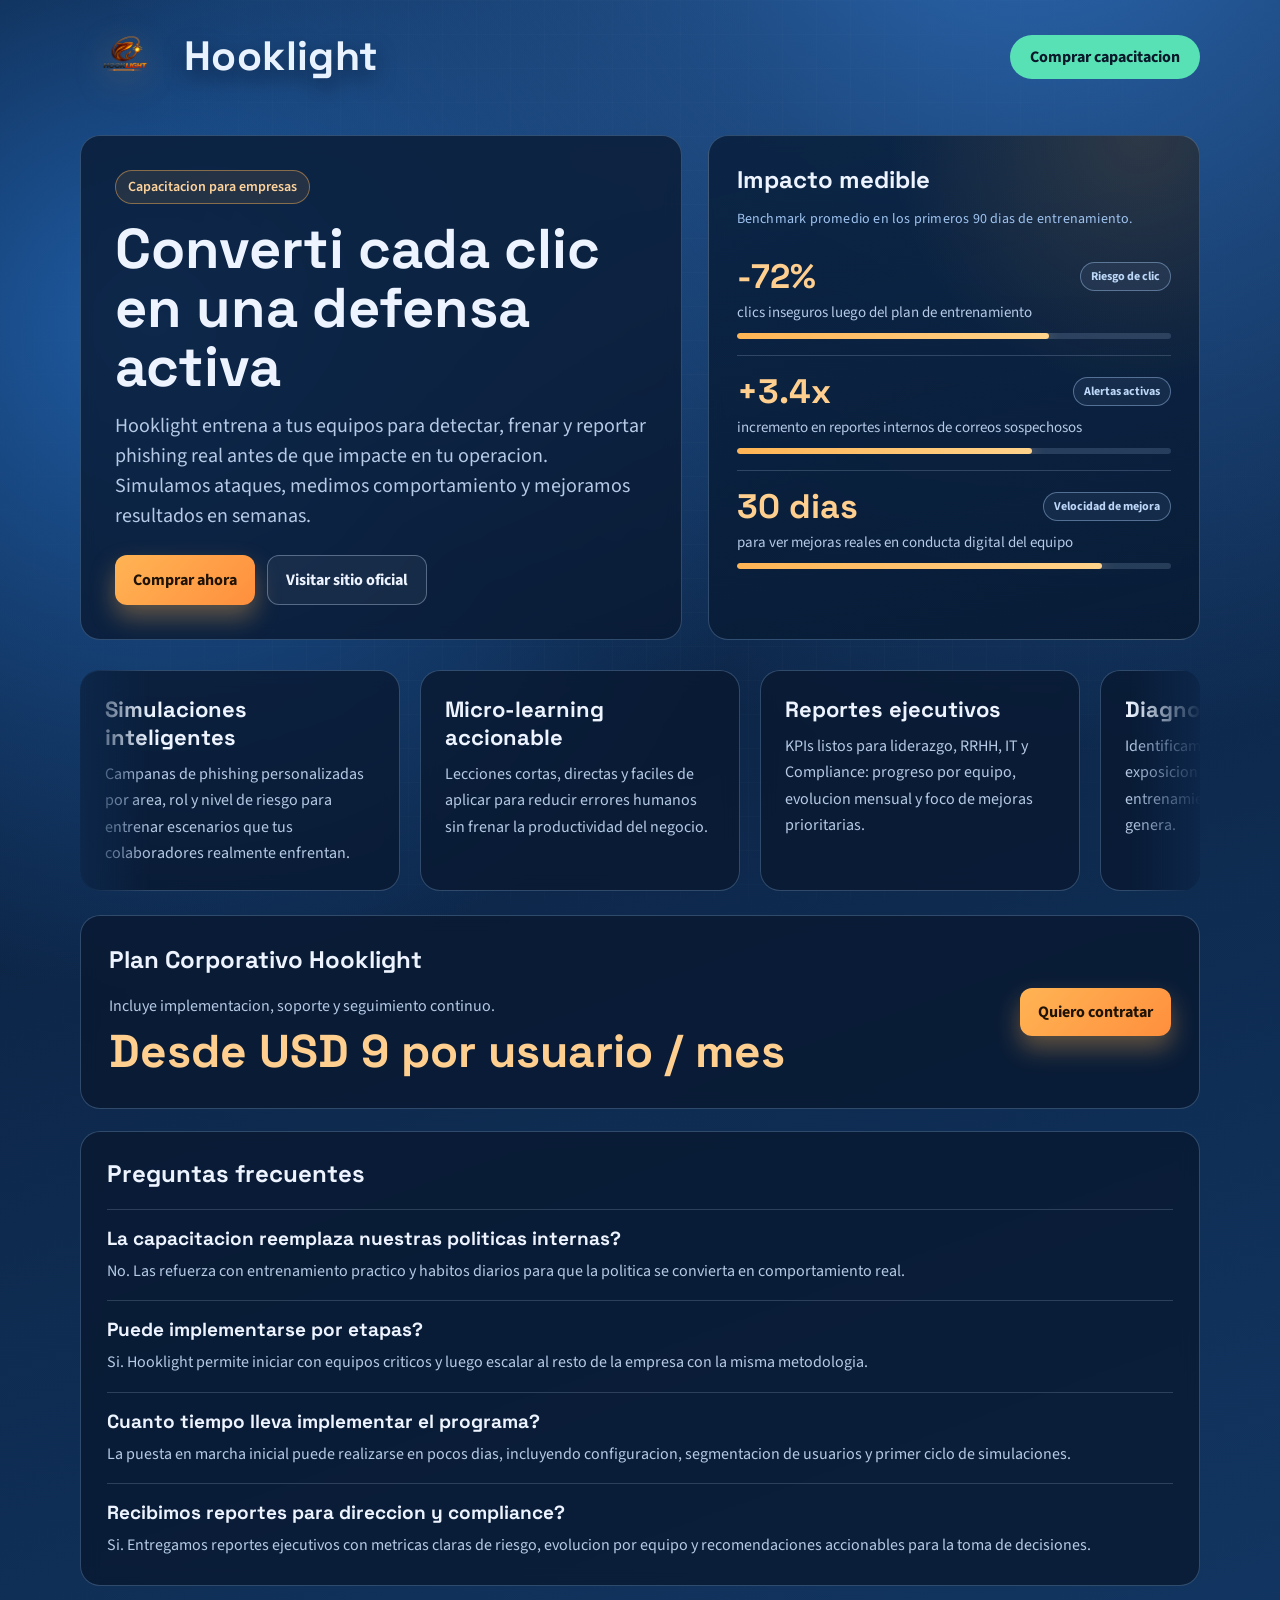
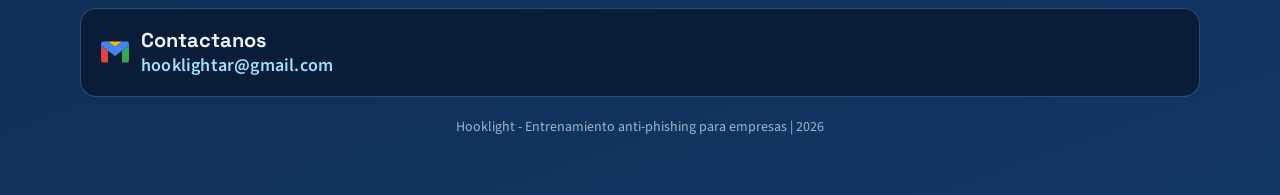
<file: project/web/index.html>
<!DOCTYPE html>
<html lang="es">
<head>
  <meta charset="UTF-8">
  <meta name="viewport" content="width=device-width, initial-scale=1.0">
  <title>Hooklight | Capacitacion en Ciberseguridad para Empresas</title>
  <link rel="preconnect" href="https://fonts.googleapis.com">
  <link rel="preconnect" href="https://fonts.gstatic.com" crossorigin>
  <link href="https://fonts.googleapis.com/css2?family=Space+Grotesk:wght@400;500;700&family=Source+Sans+3:wght@400;600;700&display=swap" rel="stylesheet">
  <link rel="stylesheet" href="./hooklight-website.css">
</head>
<body>
  <div class="mesh" aria-hidden="true"></div>
  <div class="wrap">
    <nav>
      <div class="brand">
        <img class="brand-logo" src="./hooklogo.png" alt="Logo de Hooklight">
        <span class="brand-name">Hooklight</span>
      </div>
      <a class="nav-cta no-nav" href="#">Comprar capacitacion</a>
    </nav>

    <section class="hero">
      <article class="hero-main panel-glow">
        <div class="pill">Capacitacion para empresas</div>
        <h1>Converti cada clic en una defensa activa</h1>
        <p class="lead">
          Hooklight entrena a tus equipos para detectar, frenar y reportar phishing real antes de que impacte en tu operacion.
          Simulamos ataques, medimos comportamiento y mejoramos resultados en semanas.
        </p>
        <div class="hero-buttons">
          <a class="btn btn-primary no-nav" href="#">Comprar ahora</a>
          <a class="btn btn-secondary no-nav" href="#">Visitar sitio oficial</a>
        </div>
      </article>

      <aside class="hero-panel panel-glow">
        <h2>Impacto medible</h2>
        <p class="impact-sub">Benchmark promedio en los primeros 90 dias de entrenamiento.</p>
        <div class="metric">
          <div class="metric-top">
            <span class="value countup" data-target="72" data-prefix="-" data-suffix="%">-72%</span>
            <span class="metric-chip">Riesgo de clic</span>
          </div>
          <span class="label">clics inseguros luego del plan de entrenamiento</span>
          <div class="metric-bar"><span style="--fill: 72%;"></span></div>
        </div>
        <div class="metric">
          <div class="metric-top">
            <span class="value countup" data-target="3.4" data-prefix="+" data-suffix="x" data-decimals="1">+3.4x</span>
            <span class="metric-chip">Alertas activas</span>
          </div>
          <span class="label">incremento en reportes internos de correos sospechosos</span>
          <div class="metric-bar"><span style="--fill: 68%;"></span></div>
        </div>
        <div class="metric">
          <div class="metric-top">
            <span class="value countup" data-target="30" data-suffix=" dias">30 dias</span>
            <span class="metric-chip">Velocidad de mejora</span>
          </div>
          <span class="label">para ver mejoras reales en conducta digital del equipo</span>
          <div class="metric-bar"><span style="--fill: 84%;"></span></div>
        </div>
      </aside>
    </section>

    <section class="sections-carousel" aria-label="Beneficios del programa Hooklight">
      <div class="sections-track">
        <article class="section panel-glow">
          <h3>Simulaciones inteligentes</h3>
          <p>Campanas de phishing personalizadas por area, rol y nivel de riesgo para entrenar escenarios que tus colaboradores realmente enfrentan.</p>
        </article>
        <article class="section panel-glow">
          <h3>Micro-learning accionable</h3>
          <p>Lecciones cortas, directas y faciles de aplicar para reducir errores humanos sin frenar la productividad del negocio.</p>
        </article>
        <article class="section panel-glow">
          <h3>Reportes ejecutivos</h3>
          <p>KPIs listos para liderazgo, RRHH, IT y Compliance: progreso por equipo, evolucion mensual y foco de mejoras prioritarias.</p>
        </article>
        <article class="section panel-glow">
          <h3>Diagnostico por area</h3>
          <p>Identificamos los equipos con mayor exposicion para priorizar entrenamiento donde mas impacto genera.</p>
        </article>
        <article class="section panel-glow">
          <h3>Acompanamiento continuo</h3>
          <p>Un plan de mejora mensual con recomendaciones concretas para sostener resultados en el tiempo.</p>
        </article>
        <article class="section panel-glow section-clone" aria-hidden="true">
          <h3>Simulaciones inteligentes</h3>
          <p>Campanas de phishing personalizadas por area, rol y nivel de riesgo para entrenar escenarios que tus colaboradores realmente enfrentan.</p>
        </article>
        <article class="section panel-glow section-clone" aria-hidden="true">
          <h3>Micro-learning accionable</h3>
          <p>Lecciones cortas, directas y faciles de aplicar para reducir errores humanos sin frenar la productividad del negocio.</p>
        </article>
        <article class="section panel-glow section-clone" aria-hidden="true">
          <h3>Reportes ejecutivos</h3>
          <p>KPIs listos para liderazgo, RRHH, IT y Compliance: progreso por equipo, evolucion mensual y foco de mejoras prioritarias.</p>
        </article>
        <article class="section panel-glow section-clone" aria-hidden="true">
          <h3>Diagnostico por area</h3>
          <p>Identificamos los equipos con mayor exposicion para priorizar entrenamiento donde mas impacto genera.</p>
        </article>
        <article class="section panel-glow section-clone" aria-hidden="true">
          <h3>Acompanamiento continuo</h3>
          <p>Un plan de mejora mensual con recomendaciones concretas para sostener resultados en el tiempo.</p>
        </article>
      </div>
    </section>

    <section class="price panel-glow">
      <div>
        <h2>Plan Corporativo Hooklight</h2>
        <p style="margin:0; color:var(--text-soft);">Incluye implementacion, soporte y seguimiento continuo.</p>
        <strong>Desde USD 9 por usuario / mes</strong>
      </div>
      <a class="btn btn-primary no-nav" href="#">Quiero contratar</a>
    </section>

    <section class="faq panel-glow">
      <h2>Preguntas frecuentes</h2>
      <div class="faq-item">
        <h4>La capacitacion reemplaza nuestras politicas internas?</h4>
        <p>No. Las refuerza con entrenamiento practico y habitos diarios para que la politica se convierta en comportamiento real.</p>
      </div>
      <div class="faq-item">
        <h4>Puede implementarse por etapas?</h4>
        <p>Si. Hooklight permite iniciar con equipos criticos y luego escalar al resto de la empresa con la misma metodologia.</p>
      </div>
      <div class="faq-item">
        <h4>Cuanto tiempo lleva implementar el programa?</h4>
        <p>La puesta en marcha inicial puede realizarse en pocos dias, incluyendo configuracion, segmentacion de usuarios y primer ciclo de simulaciones.</p>
      </div>
      <div class="faq-item">
        <h4>Recibimos reportes para direccion y compliance?</h4>
        <p>Si. Entregamos reportes ejecutivos con metricas claras de riesgo, evolucion por equipo y recomendaciones accionables para la toma de decisiones.</p>
      </div>
    </section>

    <section class="contact-box panel-glow" aria-label="Contacto Hooklight">
      <svg class="gmail-icon" viewBox="0 0 48 36" aria-hidden="true">
        <path fill="#EA4335" d="M4 36h8V16L0 7v25c0 2.2 1.8 4 4 4z"/>
        <path fill="#34A853" d="M36 36h8c2.2 0 4-1.8 4-4V7L36 16v20z"/>
        <path fill="#FBBC04" d="M36 0H12L24 9z"/>
        <path fill="#4285F4" d="M0 7l24 18L48 7V4c0-2.2-1.8-4-4-4h-8L24 9 12 0H4C1.8 0 0 1.8 0 4z"/>
      </svg>
      <div>
        <p class="contact-label">Contactanos</p>
        <a class="contact-mail" href="https://mail.google.com/mail/?view=cm&fs=1&to=hooklightar@gmail.com" target="_blank" rel="noopener noreferrer">hooklightar@gmail.com</a>
      </div>
    </section>

    <footer>Hooklight - Entrenamiento anti-phishing para empresas | 2026</footer>
  </div>
  <script src="./hooklight-website.js"></script>
</body>
</html>
</file>
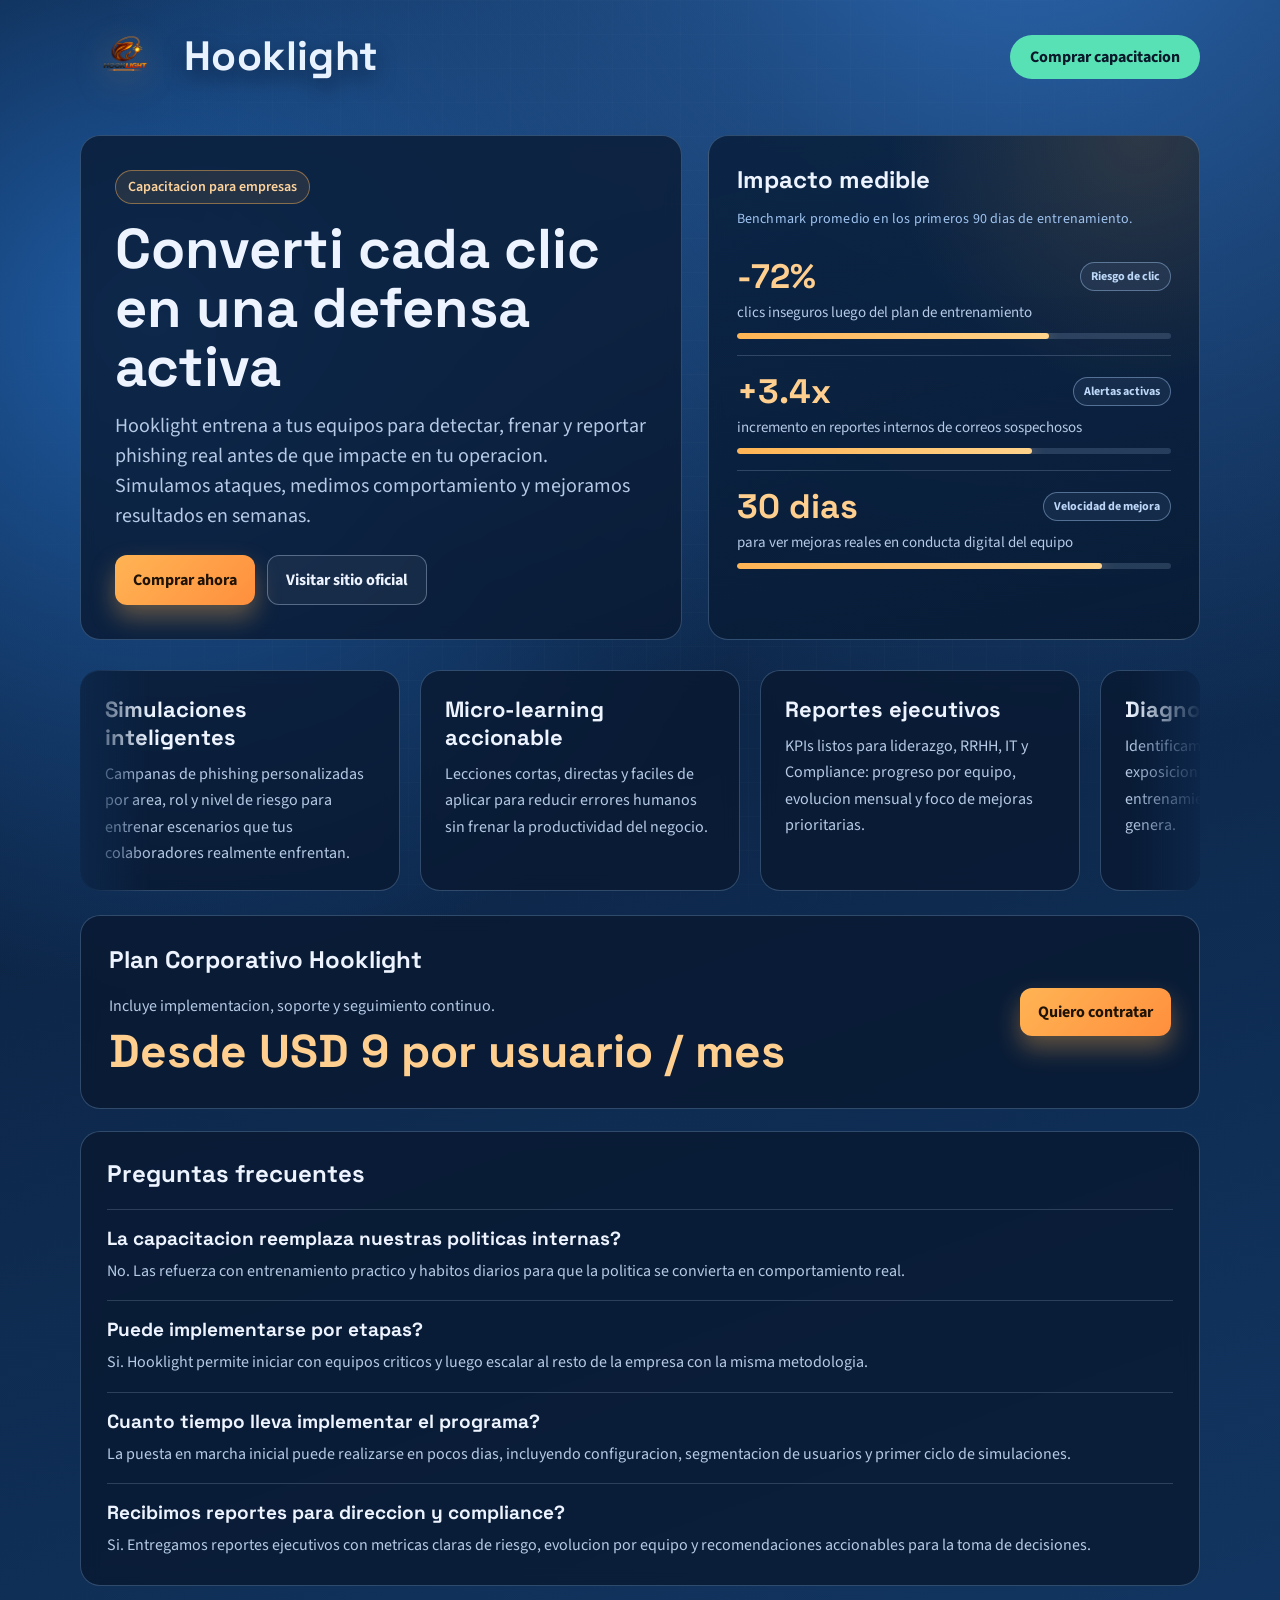
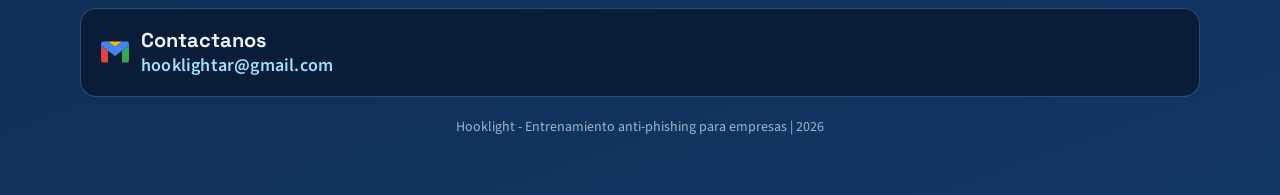
<file: project/web/hooklight-website.html>
<!DOCTYPE html>
<html lang="es">
<head>
  <meta charset="UTF-8">
  <meta name="viewport" content="width=device-width, initial-scale=1.0">
  <title>Hooklight | Capacitacion en Ciberseguridad para Empresas</title>
  <link rel="preconnect" href="https://fonts.googleapis.com">
  <link rel="preconnect" href="https://fonts.gstatic.com" crossorigin>
  <link href="https://fonts.googleapis.com/css2?family=Space+Grotesk:wght@400;500;700&family=Source+Sans+3:wght@400;600;700&display=swap" rel="stylesheet">
  <link rel="stylesheet" href="./hooklight-website.css">
</head>
<body>
  <div class="mesh" aria-hidden="true"></div>
  <div class="wrap">
    <nav>
      <div class="brand">
        <img class="brand-logo" src="../../assets/img/hooklogo.png" alt="Logo de Hooklight">
        <span class="brand-name">Hooklight</span>
      </div>
      <a class="nav-cta no-nav" href="#">Comprar capacitacion</a>
    </nav>

    <section class="hero">
      <article class="hero-main panel-glow">
        <div class="pill">Capacitacion para empresas</div>
        <h1>Converti cada clic en una defensa activa</h1>
        <p class="lead">
          Hooklight entrena a tus equipos para detectar, frenar y reportar phishing real antes de que impacte en tu operacion.
          Simulamos ataques, medimos comportamiento y mejoramos resultados en semanas.
        </p>
        <div class="hero-buttons">
          <a class="btn btn-primary no-nav" href="#">Comprar ahora</a>
          <a class="btn btn-secondary no-nav" href="#">Visitar sitio oficial</a>
        </div>
      </article>

      <aside class="hero-panel panel-glow">
        <h2>Impacto medible</h2>
        <p class="impact-sub">Benchmark promedio en los primeros 90 dias de entrenamiento.</p>
        <div class="metric">
          <div class="metric-top">
            <span class="value countup" data-target="72" data-prefix="-" data-suffix="%">-72%</span>
            <span class="metric-chip">Riesgo de clic</span>
          </div>
          <span class="label">clics inseguros luego del plan de entrenamiento</span>
          <div class="metric-bar"><span style="--fill: 72%;"></span></div>
        </div>
        <div class="metric">
          <div class="metric-top">
            <span class="value countup" data-target="3.4" data-prefix="+" data-suffix="x" data-decimals="1">+3.4x</span>
            <span class="metric-chip">Alertas activas</span>
          </div>
          <span class="label">incremento en reportes internos de correos sospechosos</span>
          <div class="metric-bar"><span style="--fill: 68%;"></span></div>
        </div>
        <div class="metric">
          <div class="metric-top">
            <span class="value countup" data-target="30" data-suffix=" dias">30 dias</span>
            <span class="metric-chip">Velocidad de mejora</span>
          </div>
          <span class="label">para ver mejoras reales en conducta digital del equipo</span>
          <div class="metric-bar"><span style="--fill: 84%;"></span></div>
        </div>
      </aside>
    </section>

    <section class="sections-carousel" aria-label="Beneficios del programa Hooklight">
      <div class="sections-track">
        <article class="section panel-glow">
          <h3>Simulaciones inteligentes</h3>
          <p>Campanas de phishing personalizadas por area, rol y nivel de riesgo para entrenar escenarios que tus colaboradores realmente enfrentan.</p>
        </article>
        <article class="section panel-glow">
          <h3>Micro-learning accionable</h3>
          <p>Lecciones cortas, directas y faciles de aplicar para reducir errores humanos sin frenar la productividad del negocio.</p>
        </article>
        <article class="section panel-glow">
          <h3>Reportes ejecutivos</h3>
          <p>KPIs listos para liderazgo, RRHH, IT y Compliance: progreso por equipo, evolucion mensual y foco de mejoras prioritarias.</p>
        </article>
        <article class="section panel-glow">
          <h3>Diagnostico por area</h3>
          <p>Identificamos los equipos con mayor exposicion para priorizar entrenamiento donde mas impacto genera.</p>
        </article>
        <article class="section panel-glow">
          <h3>Acompanamiento continuo</h3>
          <p>Un plan de mejora mensual con recomendaciones concretas para sostener resultados en el tiempo.</p>
        </article>
        <article class="section panel-glow section-clone" aria-hidden="true">
          <h3>Simulaciones inteligentes</h3>
          <p>Campanas de phishing personalizadas por area, rol y nivel de riesgo para entrenar escenarios que tus colaboradores realmente enfrentan.</p>
        </article>
        <article class="section panel-glow section-clone" aria-hidden="true">
          <h3>Micro-learning accionable</h3>
          <p>Lecciones cortas, directas y faciles de aplicar para reducir errores humanos sin frenar la productividad del negocio.</p>
        </article>
        <article class="section panel-glow section-clone" aria-hidden="true">
          <h3>Reportes ejecutivos</h3>
          <p>KPIs listos para liderazgo, RRHH, IT y Compliance: progreso por equipo, evolucion mensual y foco de mejoras prioritarias.</p>
        </article>
        <article class="section panel-glow section-clone" aria-hidden="true">
          <h3>Diagnostico por area</h3>
          <p>Identificamos los equipos con mayor exposicion para priorizar entrenamiento donde mas impacto genera.</p>
        </article>
        <article class="section panel-glow section-clone" aria-hidden="true">
          <h3>Acompanamiento continuo</h3>
          <p>Un plan de mejora mensual con recomendaciones concretas para sostener resultados en el tiempo.</p>
        </article>
      </div>
    </section>

    <section class="price panel-glow">
      <div>
        <h2>Plan Corporativo Hooklight</h2>
        <p style="margin:0; color:var(--text-soft);">Incluye implementacion, soporte y seguimiento continuo.</p>
        <strong>Desde USD 9 por usuario / mes</strong>
      </div>
      <a class="btn btn-primary no-nav" href="#">Quiero contratar</a>
    </section>

    <section class="faq panel-glow">
      <h2>Preguntas frecuentes</h2>
      <div class="faq-item">
        <h4>La capacitacion reemplaza nuestras politicas internas?</h4>
        <p>No. Las refuerza con entrenamiento practico y habitos diarios para que la politica se convierta en comportamiento real.</p>
      </div>
      <div class="faq-item">
        <h4>Puede implementarse por etapas?</h4>
        <p>Si. Hooklight permite iniciar con equipos criticos y luego escalar al resto de la empresa con la misma metodologia.</p>
      </div>
      <div class="faq-item">
        <h4>Cuanto tiempo lleva implementar el programa?</h4>
        <p>La puesta en marcha inicial puede realizarse en pocos dias, incluyendo configuracion, segmentacion de usuarios y primer ciclo de simulaciones.</p>
      </div>
      <div class="faq-item">
        <h4>Recibimos reportes para direccion y compliance?</h4>
        <p>Si. Entregamos reportes ejecutivos con metricas claras de riesgo, evolucion por equipo y recomendaciones accionables para la toma de decisiones.</p>
      </div>
    </section>

    <section class="contact-box panel-glow" aria-label="Contacto Hooklight">
      <svg class="gmail-icon" viewBox="0 0 48 36" aria-hidden="true">
        <path fill="#EA4335" d="M4 36h8V16L0 7v25c0 2.2 1.8 4 4 4z"/>
        <path fill="#34A853" d="M36 36h8c2.2 0 4-1.8 4-4V7L36 16v20z"/>
        <path fill="#FBBC04" d="M36 0H12L24 9z"/>
        <path fill="#4285F4" d="M0 7l24 18L48 7V4c0-2.2-1.8-4-4-4h-8L24 9 12 0H4C1.8 0 0 1.8 0 4z"/>
      </svg>
      <div>
        <p class="contact-label">Contactanos</p>
        <a class="contact-mail" href="https://mail.google.com/mail/?view=cm&fs=1&to=hooklightar@gmail.com" target="_blank" rel="noopener noreferrer">hooklightar@gmail.com</a>
      </div>
    </section>

    <footer>Hooklight - Entrenamiento anti-phishing para empresas | 2026</footer>
  </div>
  <script src="./hooklight-website.js"></script>
</body>
</html>
</file>
<file: project/web/hooklight-website.css>
:root {
  --bg-deep: #061327;
  --bg-mid: #0d274a;
  --bg-soft: #123865;
  --accent: #ffb454;
  --accent-strong: #ff8f3d;
  --mint: #59e1b6;
  --text-main: #edf4ff;
  --text-soft: #b6cae6;
  --card: rgba(8, 23, 46, 0.75);
  --line: rgba(137, 181, 229, 0.3);
  --carousel-gap: 20px;
  --carousel-card-width: 320px;
}

* {
  box-sizing: border-box;
}

body {
  margin: 0;
  font-family: "Source Sans 3", "Segoe UI", sans-serif;
  color: var(--text-main);
  background:
    radial-gradient(circle at 80% -10%, #2d6cb8 0%, transparent 42%),
    radial-gradient(circle at 12% 18%, #1f5ca4 0%, transparent 36%),
    linear-gradient(160deg, var(--bg-deep) 0%, var(--bg-mid) 45%, var(--bg-soft) 100%);
  min-height: 100vh;
  overflow-x: hidden;
}

.mesh {
  position: fixed;
  inset: 0;
  pointer-events: none;
  background-image: linear-gradient(rgba(255, 255, 255, 0.03) 1px, transparent 1px), linear-gradient(90deg, rgba(255, 255, 255, 0.03) 1px, transparent 1px);
  background-size: 34px 34px;
  mask-image: radial-gradient(circle at center, black 52%, transparent 100%);
  opacity: 0.55;
  z-index: 0;
}

.wrap {
  position: relative;
  z-index: 1;
  width: min(1120px, 92vw);
  margin: 0 auto;
  padding: 26px 0 58px;
}

nav {
  display: flex;
  align-items: center;
  justify-content: space-between;
  gap: 16px;
  margin-bottom: 48px;
}

.brand {
  display: flex;
  align-items: center;
  gap: 12px;
}

.brand-logo {
  width: clamp(64px, 8vw, 92px);
  height: auto;
  max-height: 72px;
  object-fit: contain;
  filter: drop-shadow(0 8px 18px rgba(255, 180, 84, 0.35));
}

.brand-name {
  font-family: "Space Grotesk", "Trebuchet MS", sans-serif;
  font-size: clamp(30px, 3.2vw, 44px);
  font-weight: 700;
  letter-spacing: 0.4px;
  color: #e9f3ff;
  text-shadow: 0 8px 20px rgba(8, 18, 34, 0.5);
  line-height: 1;
}

.nav-cta {
  text-decoration: none;
  color: #081829;
  background: var(--mint);
  font-weight: 700;
  border-radius: 999px;
  padding: 11px 20px;
  transition: transform 0.24s ease, box-shadow 0.24s ease, filter 0.24s ease;
}

.nav-cta:hover {
  transform: translateY(-5px);
  box-shadow: 0 14px 24px rgba(89, 225, 182, 0.32);
  filter: brightness(1.06);
}

.no-nav {
  cursor: pointer;
}

.hero {
  display: grid;
  grid-template-columns: 1.1fr 0.9fr;
  gap: 26px;
  align-items: stretch;
  margin-bottom: 30px;
}

.hero-main,
.hero-panel,
.section,
.price,
.faq,
.contact-box {
  background: var(--card);
  border: 1px solid var(--line);
  border-radius: 20px;
  backdrop-filter: blur(8px);
}

.panel-glow {
  position: relative;
  overflow: hidden;
  transition: transform 0.28s ease, border-color 0.28s ease, box-shadow 0.28s ease;
}

.panel-glow::before {
  content: "";
  position: absolute;
  inset: -1px;
  border-radius: inherit;
  padding: 1px;
  background: linear-gradient(115deg, rgba(121, 219, 255, 0) 10%, rgba(121, 219, 255, 0.85) 45%, rgba(121, 219, 255, 0) 75%);
  -webkit-mask: linear-gradient(#000 0 0) content-box, linear-gradient(#000 0 0);
  -webkit-mask-composite: xor;
  mask-composite: exclude;
  opacity: 0;
  transition: opacity 0.28s ease;
  pointer-events: none;
}

.panel-glow:hover {
  transform: translateY(-4px);
  border-color: rgba(121, 219, 255, 0.82);
  box-shadow: 0 0 0 1px rgba(121, 219, 255, 0.25), 0 18px 34px rgba(6, 22, 46, 0.45);
}

.panel-glow:hover::before {
  opacity: 1;
}

.hero-main {
  padding: 34px;
  animation: rise 0.7s ease both;
}

.hero-panel {
  padding: 28px;
  animation: rise 0.9s ease both;
  background:
    radial-gradient(circle at 88% 0%, rgba(255, 180, 84, 0.14) 0%, transparent 38%),
    linear-gradient(165deg, rgba(10, 34, 65, 0.92) 0%, rgba(8, 27, 52, 0.9) 100%);
}

.pill {
  display: inline-flex;
  align-items: center;
  gap: 9px;
  border: 1px solid rgba(255, 180, 84, 0.45);
  color: #ffd49c;
  background: rgba(255, 180, 84, 0.1);
  border-radius: 999px;
  padding: 6px 12px;
  font-weight: 600;
  font-size: 14px;
  margin-bottom: 16px;
}

h1,
h2,
h3 {
  font-family: "Space Grotesk", "Trebuchet MS", sans-serif;
  margin-top: 0;
}

h1 {
  font-size: clamp(34px, 4.6vw, 56px);
  line-height: 1.05;
  margin-bottom: 14px;
}

.lead {
  color: var(--text-soft);
  font-size: 20px;
  line-height: 1.5;
  margin: 0 0 24px;
  max-width: 55ch;
}

.hero-buttons {
  display: flex;
  gap: 12px;
  flex-wrap: wrap;
}

.btn {
  text-decoration: none;
  display: inline-flex;
  align-items: center;
  justify-content: center;
  border-radius: 12px;
  font-weight: 700;
  padding: 13px 18px;
  transition: transform 0.22s ease, box-shadow 0.22s ease, filter 0.22s ease;
}

.btn-primary {
  background: linear-gradient(135deg, var(--accent) 0%, var(--accent-strong) 100%);
  color: #1f1305;
  box-shadow: 0 12px 24px rgba(255, 180, 84, 0.36);
}

.btn-secondary {
  border: 1px solid rgba(182, 202, 230, 0.4);
  color: var(--text-main);
  background: rgba(255, 255, 255, 0.05);
}

.btn:hover {
  transform: translateY(-5px);
  box-shadow: 0 16px 28px rgba(8, 25, 46, 0.45);
  filter: brightness(1.04);
}

.impact-sub {
  margin: -6px 0 12px;
  color: #9fc3ef;
  font-size: 14px;
  letter-spacing: 0.2px;
}

.metric {
  padding: 14px 0 16px;
  border-bottom: 1px solid rgba(182, 202, 230, 0.22);
}

.metric:last-child {
  border-bottom: none;
}

.metric-top {
  display: flex;
  align-items: center;
  justify-content: space-between;
  gap: 12px;
  margin-bottom: 3px;
}

.metric .value {
  font-family: "Space Grotesk", "Trebuchet MS", sans-serif;
  font-size: 34px;
  color: #ffcf8f;
  font-weight: 700;
  display: block;
}

.metric-chip {
  padding: 5px 10px;
  border-radius: 999px;
  border: 1px solid rgba(159, 195, 239, 0.45);
  color: #bcd7f8;
  background: rgba(159, 195, 239, 0.08);
  font-size: 12px;
  font-weight: 700;
  white-space: nowrap;
}

.metric .label {
  color: var(--text-soft);
  font-size: 15px;
}

.metric-bar {
  margin-top: 10px;
  height: 6px;
  border-radius: 999px;
  background: rgba(172, 198, 232, 0.18);
  overflow: hidden;
}

.metric-bar span {
  display: block;
  width: var(--fill, 0%);
  height: 100%;
  border-radius: inherit;
  background: linear-gradient(90deg, #ffb454 0%, #ffd38b 100%);
  box-shadow: 0 0 16px rgba(255, 194, 122, 0.45);
}

.sections-carousel {
  margin: 12px 0 24px;
  overflow: hidden;
  position: relative;
  border-radius: 20px;
}

.sections-carousel::before,
.sections-carousel::after {
  content: "";
  position: absolute;
  top: 0;
  bottom: 0;
  width: 70px;
  z-index: 2;
  pointer-events: none;
}

.sections-carousel::before {
  left: 0;
  background: linear-gradient(90deg, rgba(13, 39, 74, 0.98) 0%, rgba(13, 39, 74, 0) 100%);
}

.sections-carousel::after {
  right: 0;
  background: linear-gradient(270deg, rgba(13, 39, 74, 0.98) 0%, rgba(13, 39, 74, 0) 100%);
}

.sections-track {
  display: flex;
  gap: var(--carousel-gap);
  width: max-content;
  animation: carouselMove 30s linear infinite;
}

.section {
  width: var(--carousel-card-width);
  flex: 0 0 var(--carousel-card-width);
  padding: 24px;
  animation: rise 1.1s ease both;
}

.section h3 {
  font-size: 22px;
  margin-bottom: 10px;
}

.section p {
  color: var(--text-soft);
  margin: 0;
  line-height: 1.65;
}

.price {
  margin-bottom: 22px;
  padding: 28px;
  display: grid;
  gap: 16px;
  align-items: center;
  grid-template-columns: 1fr auto;
  animation: rise 1.3s ease both;
}

.price strong {
  font-family: "Space Grotesk", "Trebuchet MS", sans-serif;
  font-size: clamp(32px, 4.5vw, 46px);
  color: #ffcf8f;
  display: block;
  margin-top: 5px;
}

.faq {
  padding: 26px;
  animation: rise 1.5s ease both;
}

.faq-item {
  border-top: 1px solid rgba(182, 202, 230, 0.2);
  padding-top: 16px;
  margin-top: 16px;
}

.faq-item:first-child {
  border-top: none;
  margin-top: 0;
  padding-top: 0;
}

.faq-item h4 {
  margin: 0 0 7px;
  font-size: 19px;
  font-family: "Space Grotesk", "Trebuchet MS", sans-serif;
}

.faq-item p {
  margin: 0;
  color: var(--text-soft);
  line-height: 1.65;
}

.contact-box {
  margin-top: 22px;
  border-radius: 16px;
  padding: 18px 20px;
  display: flex;
  align-items: center;
  gap: 12px;
  animation: rise 1.7s ease both;
}

.gmail-icon {
  width: 28px;
  height: 22px;
  flex: 0 0 auto;
}

.contact-label {
  margin: 0;
  font-family: "Space Grotesk", "Trebuchet MS", sans-serif;
  font-size: 20px;
  font-weight: 700;
}

.contact-mail {
  margin: 2px 0 0;
  color: #9fe3ff;
  font-size: 18px;
  font-weight: 600;
  letter-spacing: 0.2px;
  text-decoration: none;
  transition: color 0.2s ease, text-shadow 0.2s ease;
}

.contact-mail:hover {
  color: #ccf2ff;
  text-shadow: 0 0 12px rgba(159, 227, 255, 0.45);
}

footer {
  text-align: center;
  color: rgba(208, 223, 244, 0.75);
  font-size: 14px;
  margin-top: 20px;
}

@keyframes carouselMove {
  from {
    transform: translateX(0);
  }
  to {
    transform: translateX(calc(-1 * ((var(--carousel-card-width) + var(--carousel-gap)) * 5)));
  }
}

@keyframes rise {
  from {
    opacity: 0;
    transform: translateY(14px);
  }
  to {
    opacity: 1;
    transform: translateY(0);
  }
}

@media (max-width: 940px) {
  .hero {
    grid-template-columns: 1fr;
  }

  .sections-carousel {
    overflow-x: auto;
  }

  .sections-carousel::before,
  .sections-carousel::after {
    display: none;
  }

  .sections-track {
    animation: none;
    padding-bottom: 8px;
  }

  .section {
    width: min(84vw, 340px);
    flex-basis: min(84vw, 340px);
  }

  .section-clone {
    display: none;
  }

  .price {
    grid-template-columns: 1fr;
  }
}
</file>
